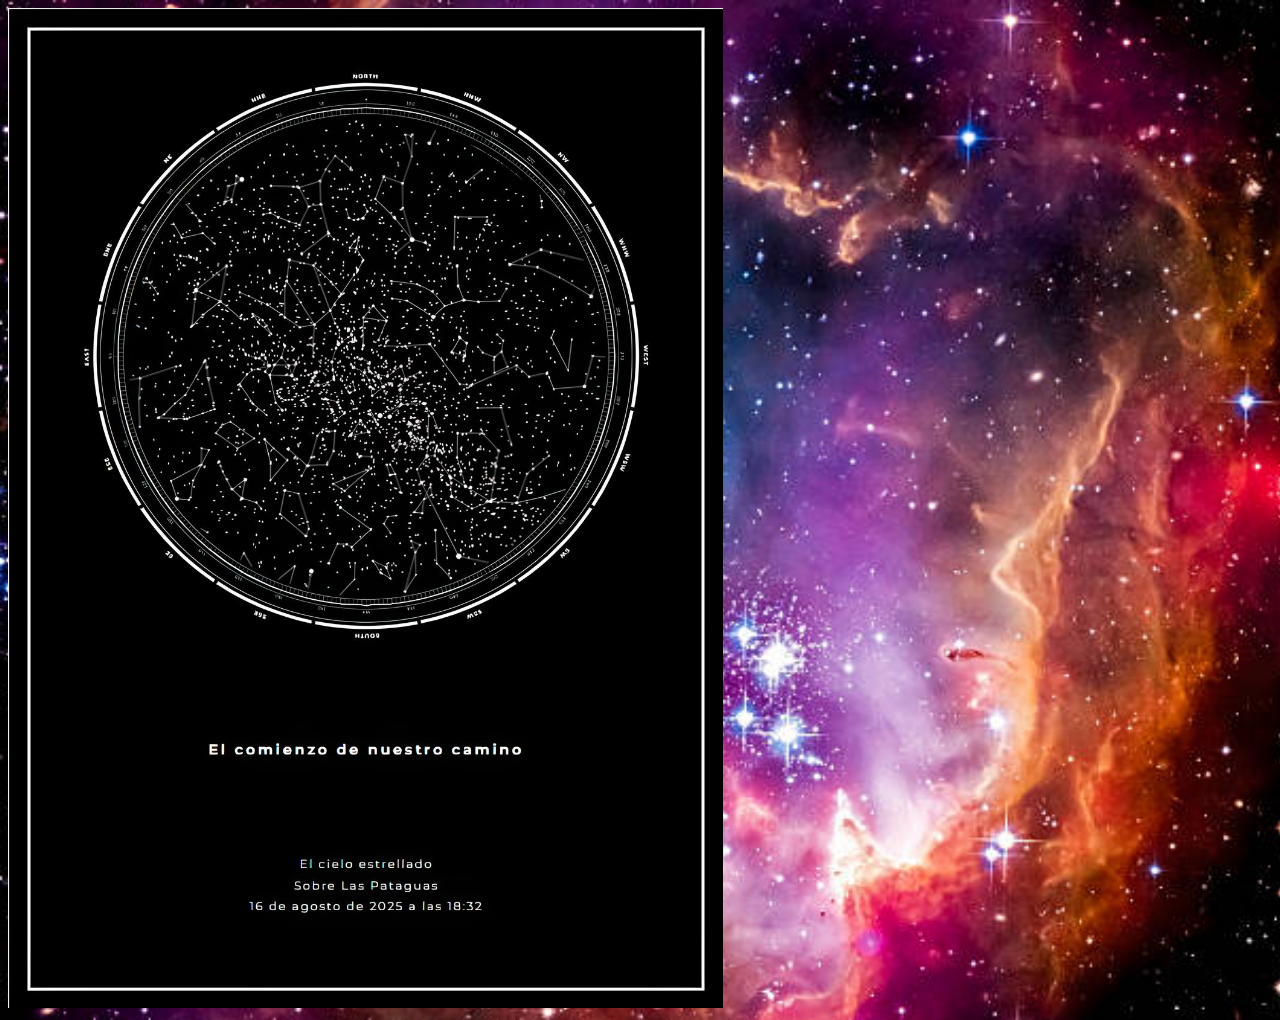
<file: web2/index.html>
<!DOCTYPE html>
<html lang="en">
<head>
    <link rel="stylesheet" href="style.css"/>
    <title>Document</title>
</head>
<body>
    
    <img src="foto/consyelacion.jpg" height="1000
    "/>
</body>
</html>
</file>
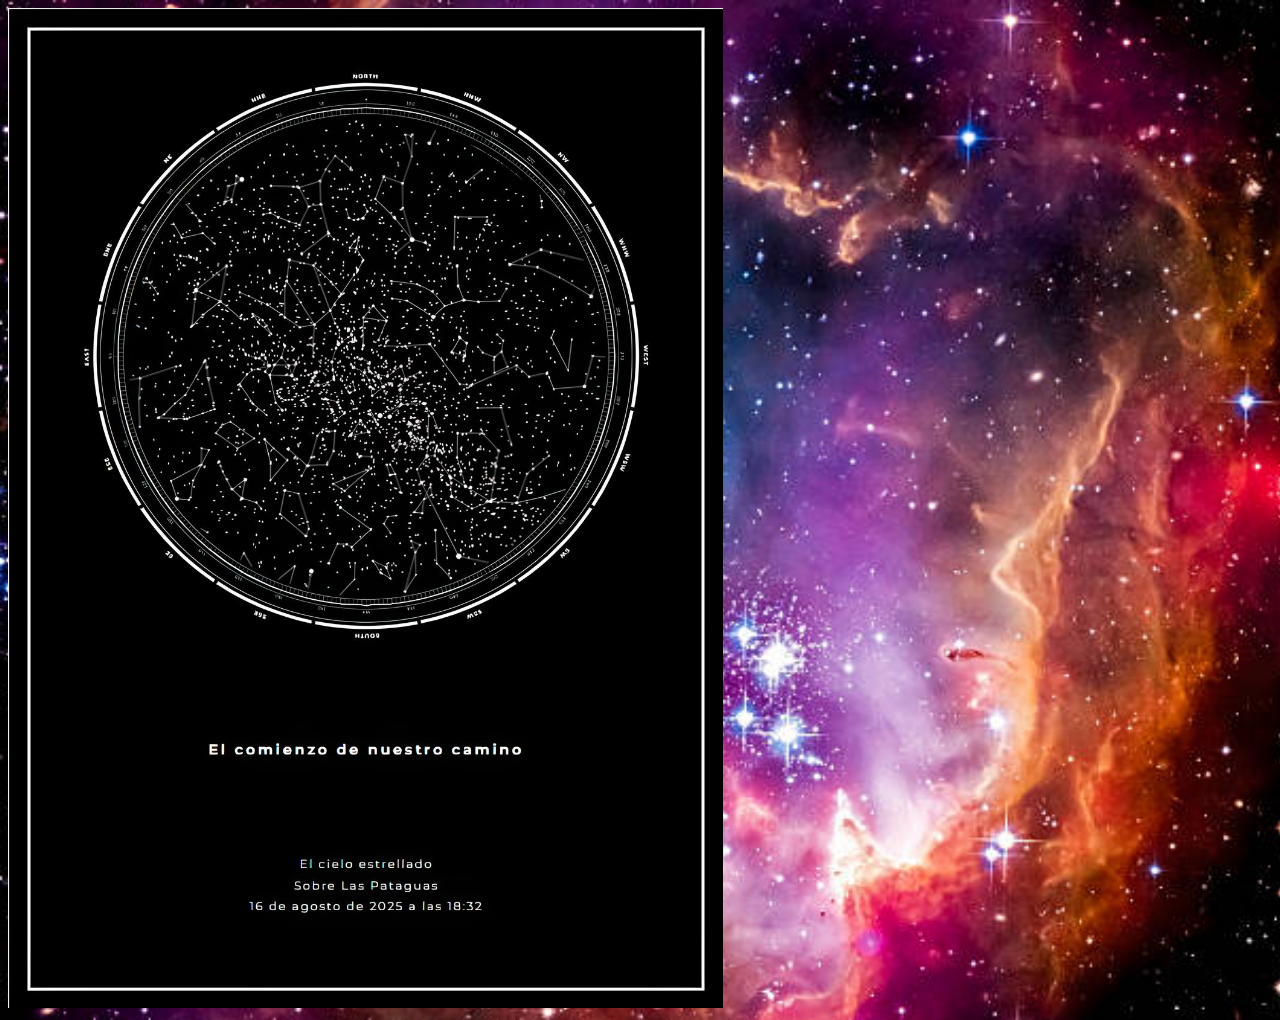
<file: index2.html>
<!DOCTYPE html>
<html lang="en">
<head>
    <link rel="stylesheet" href="style2.css"/>
    <title>Document</title>
</head>
<body>
    
    <img src="foto/consyelacion.jpg" height="1000
    "/>
</body>
</html>
</file>
<file: web2/style.css>
body {

      background-image: url("foto/espacio.jpg");
    background-size: cover;
    background-repeat: no-repeat;
}
</file>
<file: style2.css>
body {

      background-image: url("foto/espacio.jpg");
    background-size: cover;
    background-repeat: no-repeat;
}
</file>
